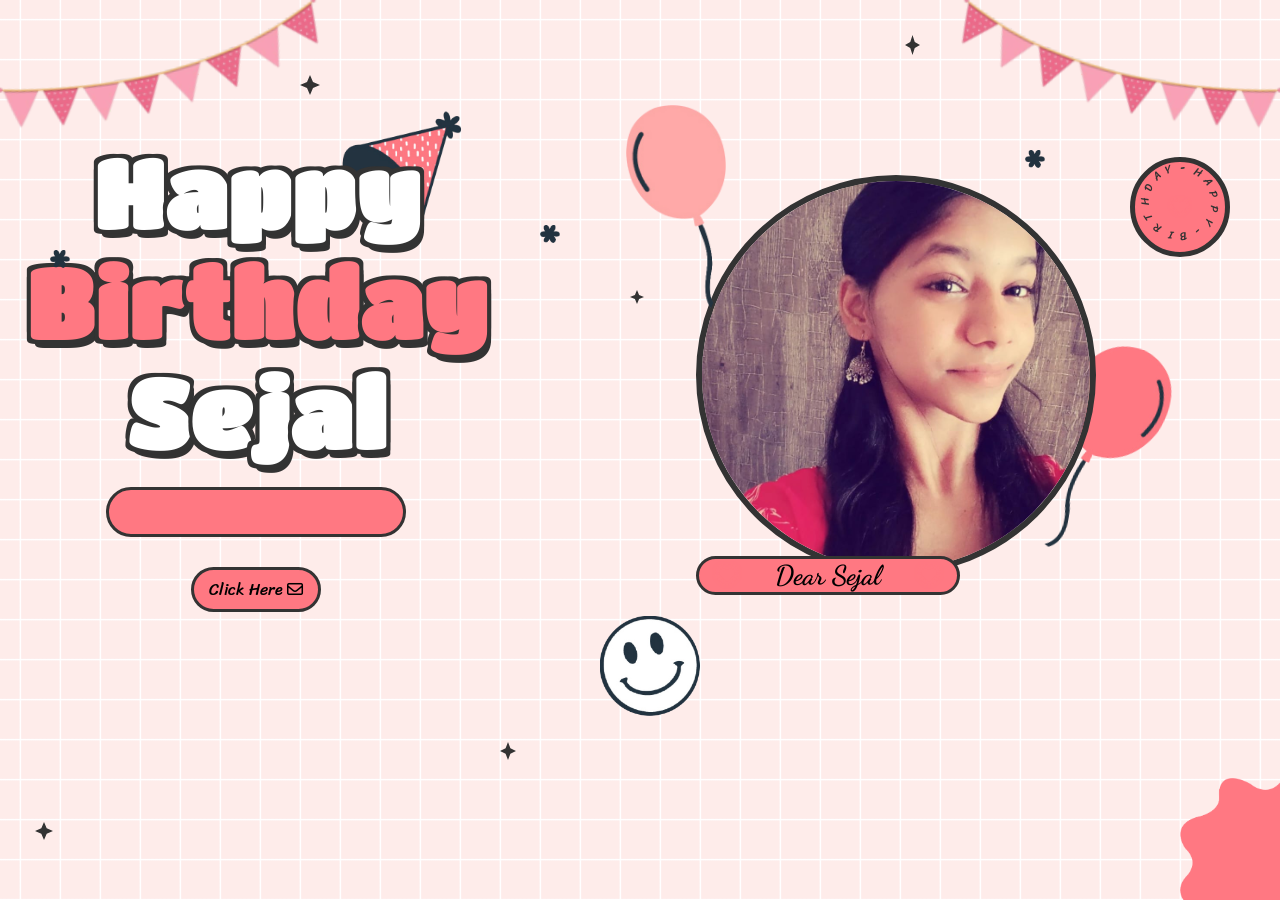
<file: index.html>
<!DOCTYPE html>
<html lang="en">

<head>
    <meta charset="UTF-8">
    <meta name="viewport" content="width=device-width, initial-scale=1.0">
    <meta name="title" content="Happy Birthday Sejal">
    <title>Happy Birthday Sejal 🎀</title>
    <link rel="stylesheet" href="style.css">
    <link rel="stylesheet" href="https://cdnjs.cloudflare.com/ajax/libs/font-awesome/6.5.1/css/all.min.css"
        integrity="sha512-DTOQO9RWCH3ppGqcWaEA1BIZOC6xxalwEsw9c2QQeAIftl+Vegovlnee1c9QX4TctnWMn13TZye+giMm8e2LwA=="
        crossorigin="anonymous" referrerpolicy="no-referrer" />
    <link
        href="https://fonts.googleapis.com/css2?family=Dancing+Script:wght@500;700&family=Poppins:wght@400;500;600&display=swap"
        rel="stylesheet">
    <script src="https://code.jquery.com/jquery-3.7.1.min.js"
        integrity="sha256-/JqT3SQfawRcv/BIHPThkBvs0OEvtFFmqPF/lYI/Cxo=" crossorigin="anonymous"></script>
</head>

<body>
    <div id="wrapper">
        <div class="flag__birthday">
            <img src="./images/1.png" alt="" width="350" class="flag__left">
            <img src="./images/1.png" alt="" width="350" class="flag__right">
        </div>
        <div class="content">
            <div class="left">
                <div class="title">
                    <h1 class="happy">
                        <span style="--t: 4s;">H</span>
                        <span style="--t: 4.2s;">a</span>
                        <span style="--t: 4.4s;">p</span>
                        <span style="--t: 4.6s;">p</span>
                        <span style="--t: 4.8s;">y</span>
                    </h1>
                    <h1 class="birthday">
                        <span style="--t: 5s;">B</span>
                        <span style="--t: 5.2s;">i</span>
                        <span style="--t: 5.4s;">r</span>
                        <span style="--t: 5.6s;">t</span>
                        <span style="--t: 5.8s;">h</span>
                        <span style="--t: 6s;">d</span>
                        <span style="--t: 6.2s;">a</span>
                        <span style="--t: 6.4s;">y</span>
                    </h1>
                    <h1 class="sejal">
                        <span style="--t: 6.6s;">S</span>
                        <span style="--t: 6.8s;">e</span>
                        <span style="--t: 7.0s;">j</span>
                        <span style="--t: 7.2s;">a</span>
                        <span style="--t: 7.4s;">l</span>
                    </h1>
                    <div class="hat">
                        <img src="./images/hat.png" alt="" width="130">
                    </div>
                </div>
                <div class="date__of__birth">
                    <span></span>
                </div>
                <div class="btn">
                    <button id="btn__letter">
                        <div class="mail">
                            Click Here
                            <i class="fa-regular fa-envelope"></i>
                        </div>
                    </button>
                </div>
            </div>
            <div class="right">
                <div class="box__account">
                    <div class="image">
                        <img src="./images/unnamed.jpeg" alt="">
                    </div>
                    <div class="name">
                        <i class="fa-solid fa-heart"></i>
                        <span>Dear Sejal</span>
                        <i class="fa-solid fa-heart"></i>
                    </div>
                    <div class="balloon_one">
                        <img width="100px" src="./images/balloon1.png" alt="">
                    </div>
                    <div class="balloon_two">
                        <img width="100px" src="./images/balloon2.png" alt="">
                    </div>
                </div>
                <div class="cricle">
                    <div class="text__cricle">
                        <span style="--i: 1;">h</span>
                        <span style="--i: 2;">a</span>
                        <span style="--i: 3;">p</span>
                        <span style="--i: 4;">p</span>
                        <span style="--i: 5;">y</span>
                        <span style="--i: 6;">-</span>
                        <span style="--i: 7;">b</span>
                        <span style="--i: 8;">i</span>
                        <span style="--i: 9;">r</span>
                        <span style="--i: 10;">t</span>
                        <span style="--i: 11;">h</span>
                        <span style="--i: 12;">d</span>
                        <span style="--i: 13;">a</span>
                        <span style="--i: 14;">y</span>
                        <span style="--i: 15;">-</span>
                    </div>
                    <i class="fa-solid fa-heart"></i>
                </div>
            </div>
        </div>

        <div class="decorate_star star1" style="--t: 15s;"></div>
        <div class="decorate_star star2" style="--t: 15.2s;"></div>
        <div class="decorate_star star3" style="--t: 15.4s;"></div>
        <div class="decorate_star star4" style="--t: 15.6s;"></div>
        <div class="decorate_star star5" style="--t: 15.8s;"></div>
        <div class="decorate_flower--one" style="--t: 15s;">
            <img width="20" src="./images/decorate_flower.png" alt="">
        </div>
        <div class="decorate_flower--two" style="--t: 15.3s;">
            <img width="20" src="./images/decorate_flower.png" alt="">
        </div>
        <div class="decorate_flower--three" style="--t: 15.6s;">
            <img width="20" src="./images/decorate_flower.png" alt="">
        </div>
        <div class="decorate_bottom">
            <img src="./images/decorate.png" alt="" width="100">
        </div>
        <div class="smiley__icon">
            <img src="./images/smiley_icon.png" alt="" width="100">
        </div>

        <div class="boxMail">
            <i class="fa-solid fa-xmark" id="closeMail"></i>
            <div class="boxMail-container">
                
                <div class="card-stack">
                    
                    <div class="single-page active" id="page1">
                        <div class="page-inner cover-bg">
                            <div class="userImg">
                                <img src="images/unnamed.jpeg" alt="">
                            </div>
                            <h4 class="username">To: Sejal 💖</h4>
                            <h3>Happy Birthday</h3>
                            <img src="cute1.png" alt="" class="cute-img">
                        </div>
                    </div>

                    <div class="single-page" id="page2">
                        <div class="page-inner text-bg">
                            <div class="decor-corner top-left">✨</div>
                            <div class="decor-corner top-right">🎈</div>
                            <p class="type-text" id="t1"></p>
                            <div class="decor-corner bottom-left">💝</div>
                            <div class="decor-corner bottom-right">✨</div>
                        </div>
                    </div>

                    <div class="single-page" id="page3">
                        <div class="page-inner text-bg">
                            <div class="decor-corner top-left">🌸</div>
                            <div class="decor-corner top-right">✨</div>
                            <p class="type-text" id="t2"></p>
                            <div class="decor-corner bottom-left">✨</div>
                            <div class="decor-corner bottom-right">🌸</div>
                        </div>
                    </div>

                    <div class="single-page" id="page4">
                        <div class="page-inner text-bg">
                            <div class="decor-corner top-left">⭐</div>
                            <div class="decor-corner top-right">🎉</div>
                            <p class="type-text" id="t3"></p>
                            <div class="decor-corner bottom-left">🎉</div>
                            <div class="decor-corner bottom-right">⭐</div>
                        </div>
                    </div>
                    
                    <div class="single-page" id="page5">
                        <div class="page-inner text-bg">
                            <div class="decor-corner top-left">🎀</div>
                            <div class="decor-corner top-right">✨</div>
                            <p class="type-text" id="t4"></p>
                            <div class="decor-corner bottom-left">✨</div>
                            <div class="decor-corner bottom-right">🎀</div>
                        </div>
                    </div>  

                    <div class="single-page" id="page6">
                        <div class="page-inner text-bg">
                            <div class="decor-corner top-left">🎁</div>
                            <div class="decor-corner top-right">🥂</div>
                            <p class="type-text" id="t5"></p>
                            <img src="cute2.png" alt="" class="cute-img2" style="margin-top:20px; width:80px;">
                            <div class="decor-corner bottom-left">🥂</div>
                            <div class="decor-corner bottom-right">🎁</div>
                        </div>
                    </div>

                    <div class="single-page" id="page7">
                        <div class="page-inner letter-cta-bg">
                            <div class="decor-corner top-left">💌</div>
                            <div class="decor-corner top-right">✨</div>
                            <div class="letter-cta-icon">
                                <i class="fa-solid fa-envelope-open-text"></i>
                            </div>
                            <h3 class="letter-cta-title">I wrote something for you...</h3>
                            <p class="letter-cta-subtitle">A little letter, straight from the heart 💕</p>
                            <a href="letter.html" class="letter-cta-btn" id="read-letter-btn">
                                <span>Click Here</span>
                                <i class="fa-solid fa-arrow-right"></i>
                            </a>
                            <div class="decor-corner bottom-left">✨</div>
                            <div class="decor-corner bottom-right">💌</div>
                        </div>
                    </div>

                </div>

                <div class="book-nav">
                    <button id="prev-btn"><i class="fa-solid fa-chevron-left"></i></button>
                    <div class="page-indicator"><span id="current-idx">1</span> / 7</div>
                    <button id="next-btn"><i class="fa-solid fa-chevron-right"></i></button>
                </div>
            </div>
        </div>
    </div>

</body>
<script>
    let datetxt = "It's 18th July 🥳";
    let charArrDate = datetxt.split('');
    let currentIndex = 0;
    let date__of__birth = document.querySelector(".date__of__birth span");

    setTimeout(function () {
        let timeDatetxt = setInterval(function () {
            if (currentIndex < charArrDate.length) {
                date__of__birth.textContent += charArrDate[currentIndex];
                currentIndex++;
            } else {
                let i = document.createElement("i");
                i.className = "fa-solid fa-star"
                document.querySelector(".date__of__birth").prepend(i.cloneNode(true))
                document.querySelector(".date__of__birth").appendChild(i.cloneNode(true))
                clearInterval(timeDatetxt)
            }
        }, 100)
    }, 12000)

    let mailBox = document.querySelector('.mail')
    let btnLetter = document.getElementById('btn__letter')
    let boxmail = document.querySelector('.boxMail')
    let closeMailBtn = document.getElementById('closeMail')

    btnLetter.onclick = function (e) {
        e.stopPropagation();
        mailBox.classList.toggle('active')
        boxmail.classList.add('active')
    }

    closeMailBtn.addEventListener('click', function () {
        boxmail.classList.remove('active')
    })

    const prevBtn = document.querySelector('#prev-btn');
    const nextBtn = document.querySelector('#next-btn');
    const pages = document.querySelectorAll('.single-page');
    const indicator = document.querySelector('#current-idx');
    
    let currentPage = 1;
    const totalPages = 7;

    const pageTexts = {
        t1: "Happy 15th Birthday Sejal ❤️🎂🎉🫶🏻✨",
        t2: "More than two and a half years ago, I never imagined that a simple \"Jevan Jhala ka?\" 🍛😂 on Instagram would become one of the most important conversations of my life ❤️.<br><br>Looking back now, it's funny how such a small beginning became such a huge part of my life ✨🤍",
        t3: "You're one of those rare people who genuinely care ❤️. You ask how someone's day was, whether they ate food, how football coaching went — not because you have to, but because that's who you are 🤍.<br><br>Those small things mean everything ✨",
        t4: "After my parents, you're one of the biggest reasons I've kept believing in myself during some of my lowest moments 🥹❤️.<br><br>You believed in me even when I struggled to believe in myself 🤍✨",
        t5: "Thank you for coming into my life ❤️🥹🤍<br><br>You're genuinely the best friend I've ever had. Happy 15th Birthday once again Sejal! ❤️🎂🎉🫶🏻✨"
    };

    function smoothType(elementId, textString) {
        const el = document.getElementById(elementId);
        if(!el) return;
        el.innerHTML = "";

        let html = "";
        let delay = 0;
        
        let parts = textString.split(/(<br><br>)/g);
        
        parts.forEach(part => {
            if(part === "<br><br>") {
                html += "<br><br>";
            } else {
                let words = part.split(" ");
                words.forEach((word, wordIndex) => {
                    html += `<span class="word-wrap">`;
                    
                    let charArray = [...word]; 
                    for (let i = 0; i < charArray.length; i++) {
                        html += `<span class="smooth-letter" style="transition-delay: ${delay}ms;">${charArray[i]}</span>`;
                        delay += 45; 
                    }
                    html += `</span>`;
                    
                    if(wordIndex < words.length - 1) {
                        html += `<span class="smooth-letter space" style="transition-delay: ${delay}ms;"> </span>`;
                        delay += 45;
                    }
                });
            }
        });

        el.innerHTML = html;

        setTimeout(() => {
            el.querySelectorAll('.smooth-letter').forEach(span => {
                span.classList.add('visible');
            });
        }, 50);
    }

    function updatePages() {
        pages.forEach((page) => {
            page.classList.remove('active');
            let textElem = page.querySelector('.type-text');
            if(textElem) textElem.innerHTML = "";
        });

        pages[currentPage - 1].classList.add('active');
        indicator.textContent = currentPage;

        if(currentPage === 2) smoothType('t1', pageTexts.t1);
        if(currentPage === 3) smoothType('t2', pageTexts.t2);
        if(currentPage === 4) smoothType('t3', pageTexts.t3);
        if(currentPage === 5) smoothType('t4', pageTexts.t4);
        if(currentPage === 6) smoothType('t5', pageTexts.t5);
    }

    nextBtn.addEventListener("click", () => {
        if(currentPage < totalPages) {
            currentPage++;
            updatePages();
        }
    });

    prevBtn.addEventListener("click", () => {
        if(currentPage > 1) {
            currentPage--;
            updatePages();
        }
    });
</script>

</html>
</file>
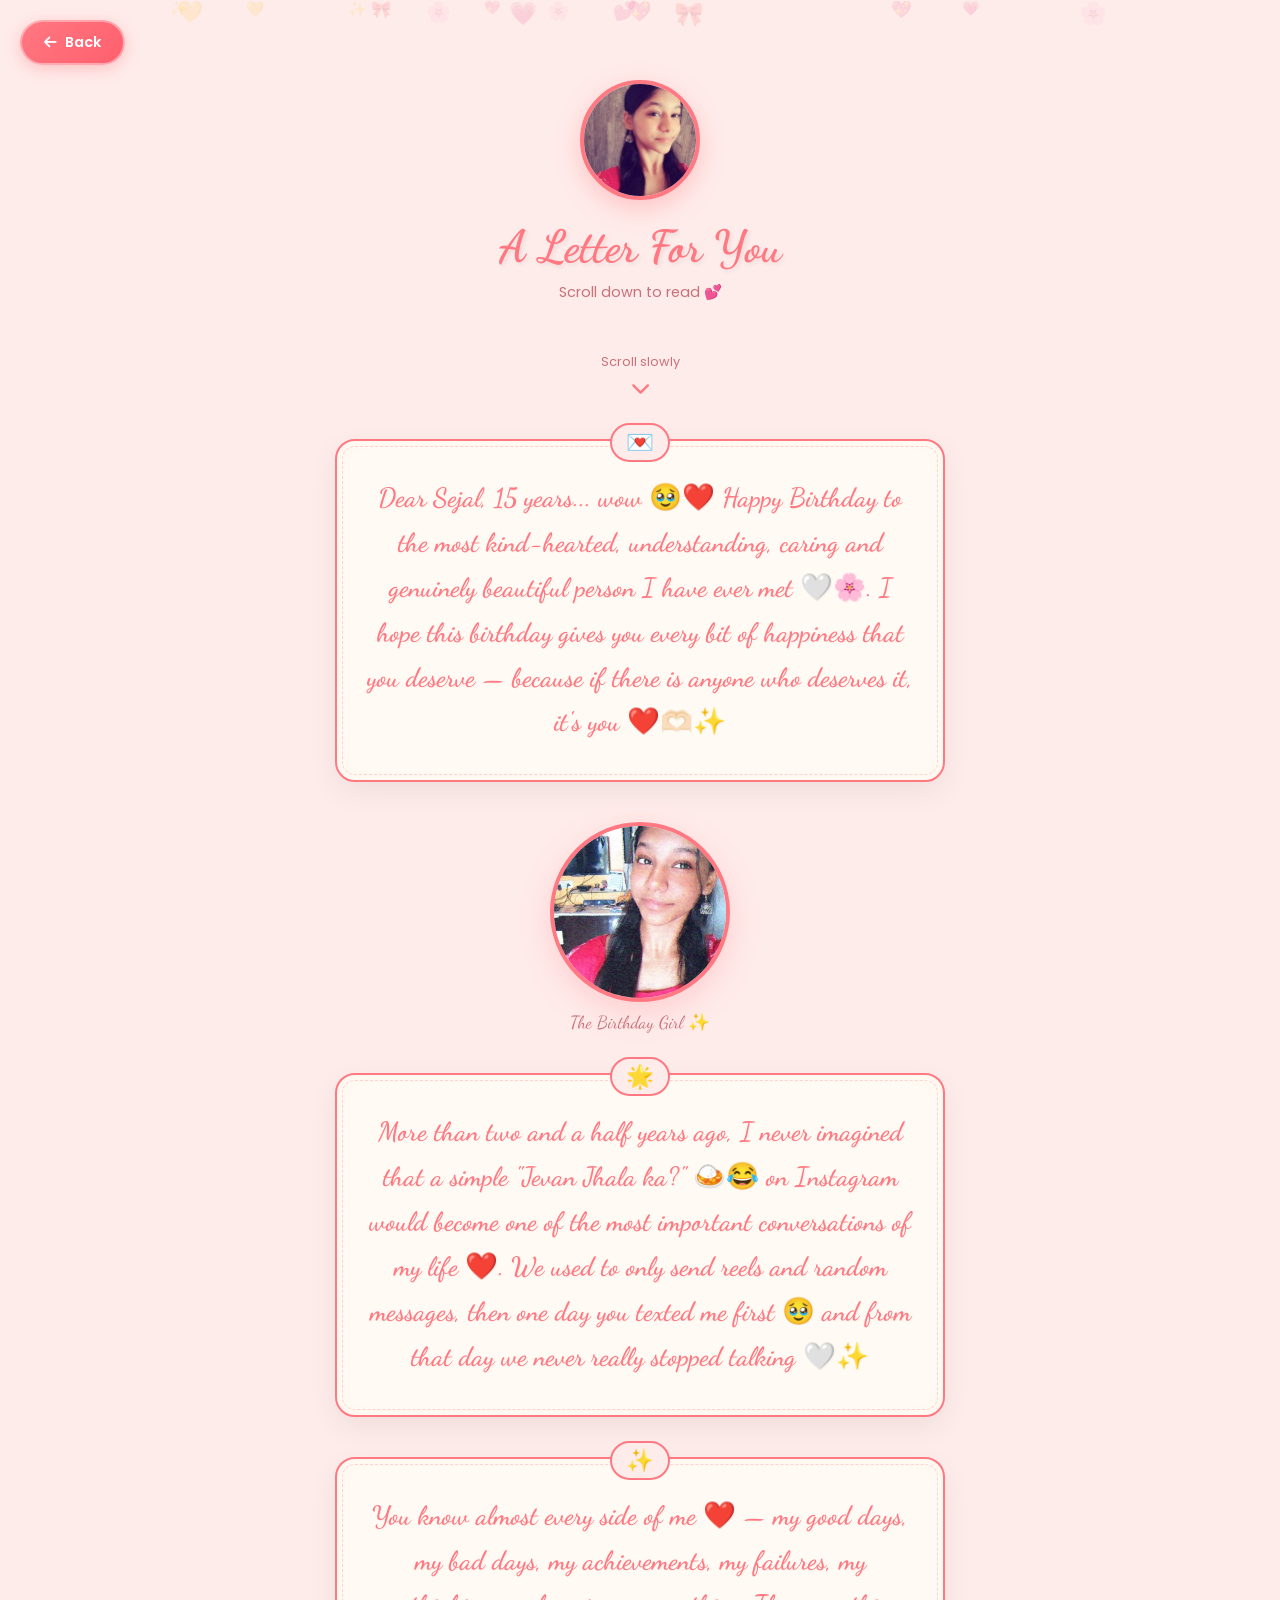
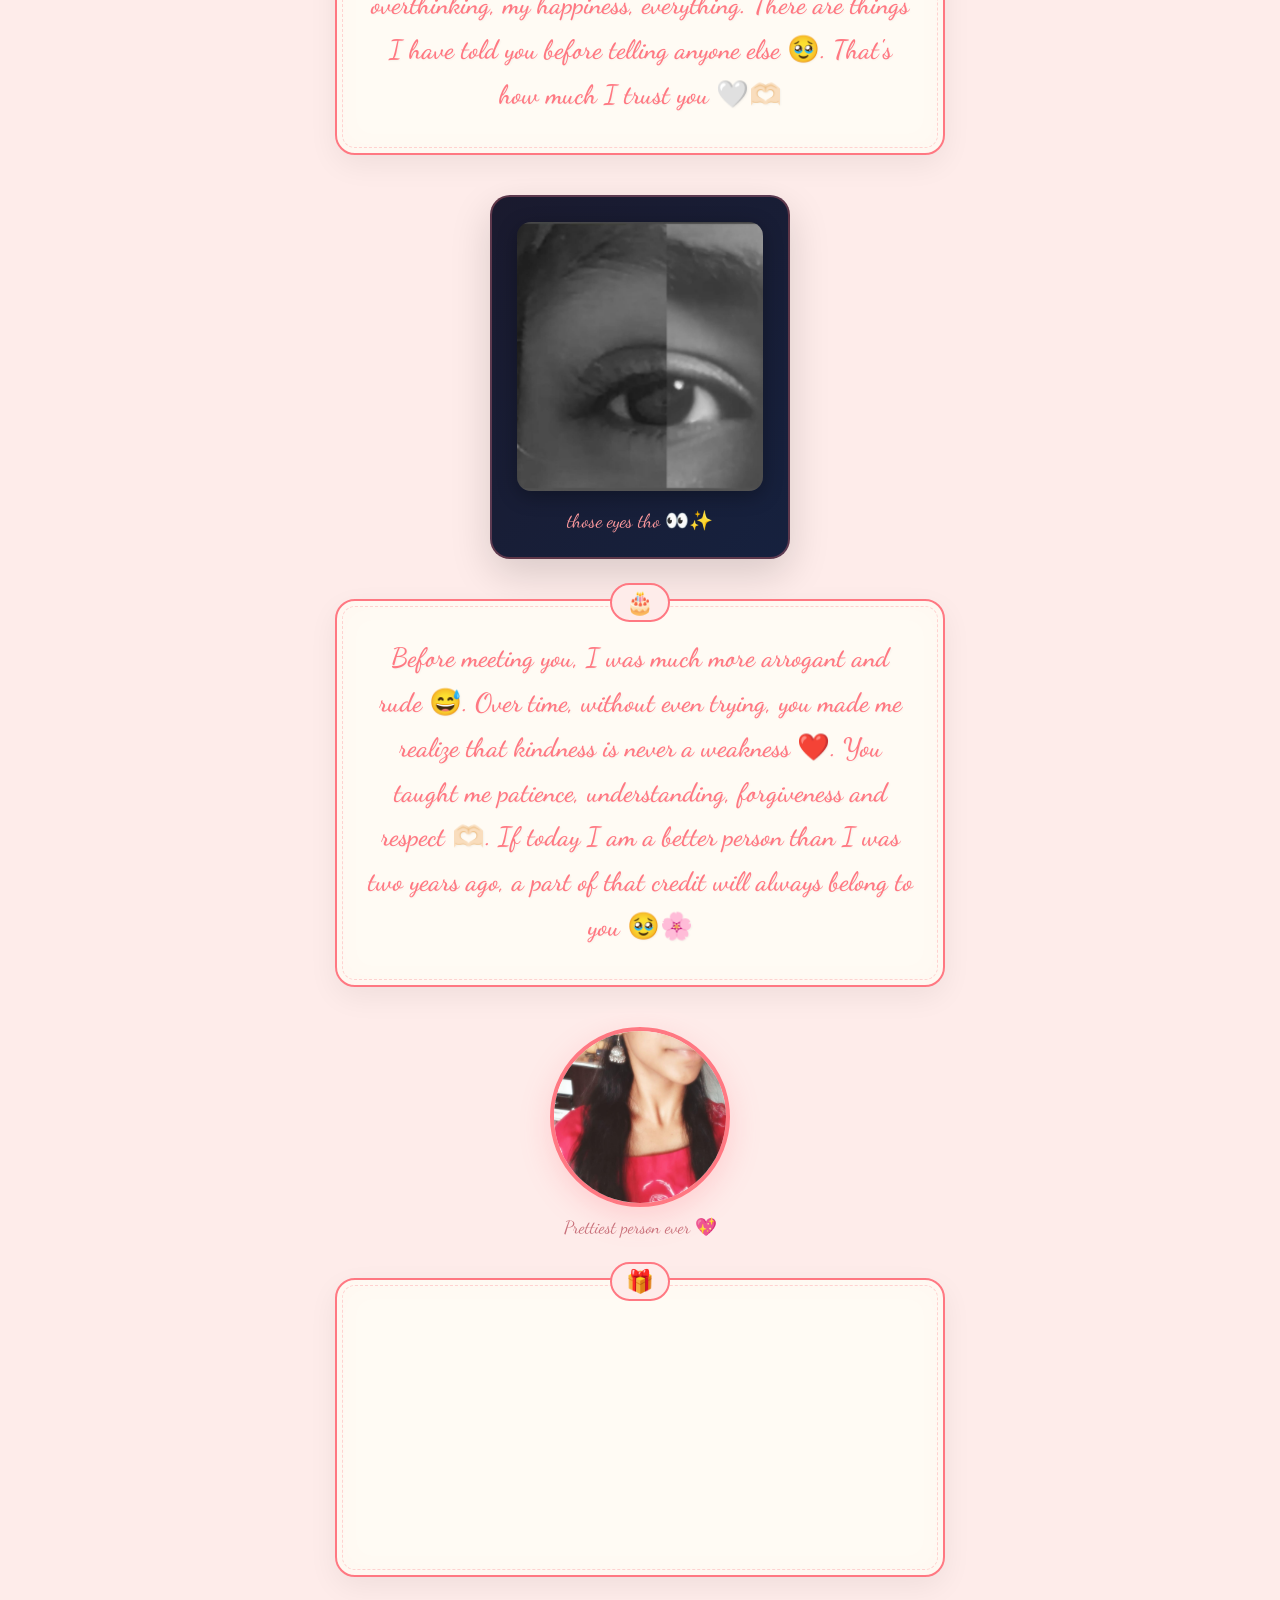
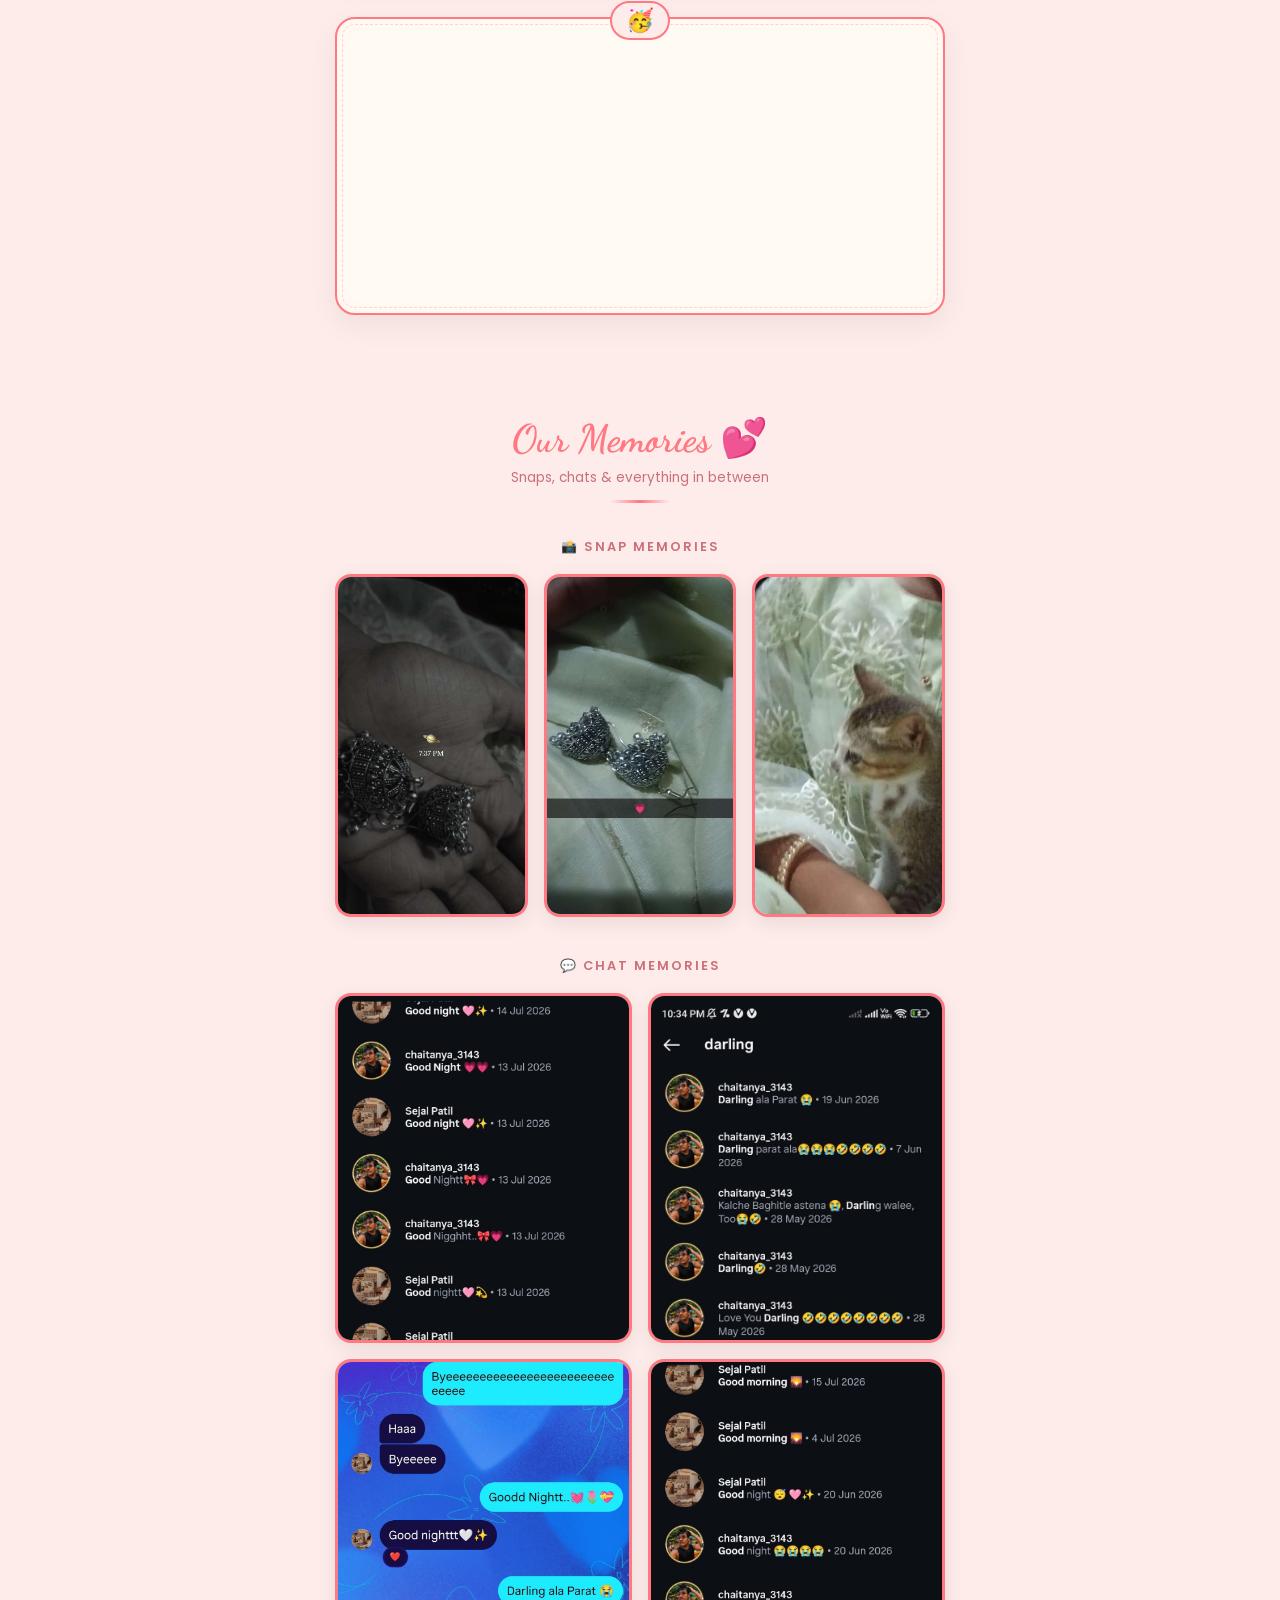
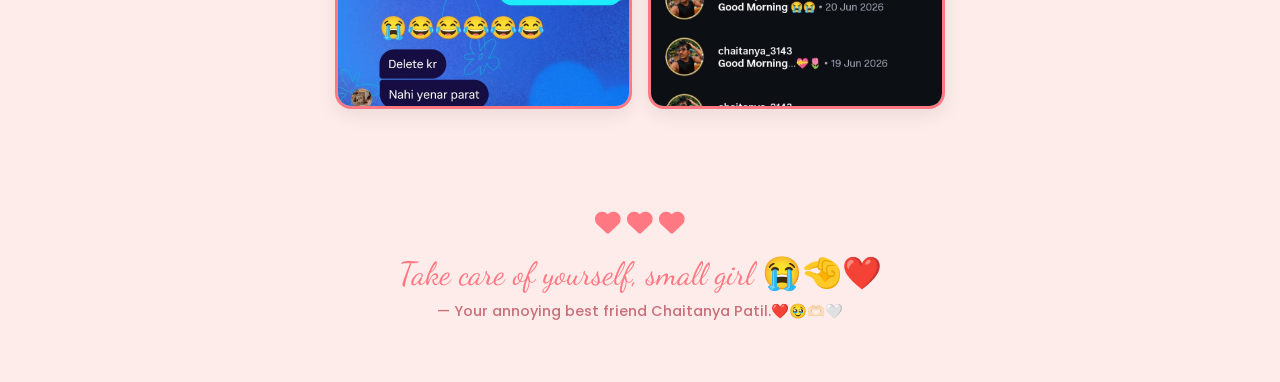
<file: letter.html>
<!DOCTYPE html>
<html lang="en">

<head>
    <meta charset="UTF-8">
    <meta name="viewport" content="width=device-width, initial-scale=1.0">
    <meta name="title" content="A Letter For You - Happy Birthday Sejal">
    <meta name="description" content="A heartfelt birthday letter for Sejal">
    <title>A Letter For You 💌</title>
    <link rel="stylesheet" href="https://cdnjs.cloudflare.com/ajax/libs/font-awesome/6.5.1/css/all.min.css"
        integrity="sha512-DTOQO9RWCH3ppGqcWaEA1BIZOC6xxalwEsw9c2QQeAIftl+Vegovlnee1c9QX4TctnWMn13TZye+giMm8e2LwA=="
        crossorigin="anonymous" referrerpolicy="no-referrer" />
    <link
        href="https://fonts.googleapis.com/css2?family=Dancing+Script:wght@500;700&family=Poppins:wght@400;500;600&display=swap"
        rel="stylesheet">
    <style>
        @import url('https://fonts.googleapis.com/css2?family=Coiny&family=Titan+One&display=swap');
        @import url('https://fonts.googleapis.com/css2?family=Nerko+One&family=Sriracha&display=swap');

        * {
            padding: 0;
            margin: 0;
            box-sizing: border-box;
        }

        :root {
            --color-pink: #feecea;
            --color-white: #fff;
            --color-black: #333;
            --color-text-pink: #FF7882;
            --color-heart: #FF7882;
            --color-bg-letter: #fffbf4;
            --color-border: #DACCBF;
        }

        html {
            scroll-behavior: smooth;
        }

        body {
            font-size: 16px;
            margin: 0;
            padding: 0;
            min-height: 100vh;
            background-color: transparent;
            background-image:
                linear-gradient(var(--color-pink), var(--color-pink)),
                linear-gradient(0deg, transparent 24%,
                    rgba(255, 255, 255, 1) 25%, rgba(255, 255, 255, 1) 26%,
                    transparent 27%, transparent 74%,
                    rgba(255, 255, 255, 1) 75%, rgba(255, 255, 255, 1) 76%,
                    transparent 77%, transparent),
                linear-gradient(90deg, transparent 24%,
                    rgba(255, 255, 255, 1) 25%, rgba(255, 255, 255, 1) 26%,
                    transparent 27%, transparent 74%,
                    rgba(255, 255, 255, 1) 75%, rgba(255, 255, 255, 1) 76%,
                    transparent 77%, transparent);
            background-size: 100%, 80px 80px, 80px 80px;
            overflow-x: hidden;
        }

        /* ========== BACK BUTTON ========== */
        .back-btn {
            position: fixed;
            top: 20px;
            left: 20px;
            z-index: 1000;
            display: inline-flex;
            align-items: center;
            gap: 8px;
            padding: 10px 22px;
            background: linear-gradient(135deg, #FF7882, #ff5f6d);
            color: white;
            font-family: 'Poppins', sans-serif;
            font-size: 0.9rem;
            font-weight: 600;
            border-radius: 50px;
            text-decoration: none;
            border: 2px solid rgba(255,255,255,0.4);
            box-shadow: 0 4px 15px rgba(255, 95, 109, 0.3);
            transition: all 0.3s ease;
            backdrop-filter: blur(10px);
        }

        .back-btn:hover {
            transform: scale(1.05) translateX(-3px);
            box-shadow: 0 6px 20px rgba(255, 95, 109, 0.45);
        }

        /* ========== HEADER ========== */
        .letter-header {
            text-align: center;
            padding: 80px 20px 40px;
            opacity: 0;
            transform: translateY(30px);
            animation: fadeInDown 1s 0.3s forwards ease-out;
        }

        @keyframes fadeInDown {
            to {
                opacity: 1;
                transform: translateY(0);
            }
        }

        .letter-header .header-photo {
            width: 120px;
            height: 120px;
            border-radius: 50%;
            overflow: hidden;
            margin: 0 auto 20px;
            border: 4px solid var(--color-text-pink);
            box-shadow: 0 8px 25px rgba(255, 120, 130, 0.35);
        }

        .letter-header .header-photo img {
            width: 100%;
            height: 100%;
            object-fit: cover;
            object-position: center 20%;
        }

        .letter-header h1 {
            font-family: 'Dancing Script', cursive;
            font-size: 2.8rem;
            color: var(--color-text-pink);
            text-shadow: 2px 2px 4px rgba(0, 0, 0, 0.08);
            margin-bottom: 8px;
        }

        .letter-header .subtitle {
            font-family: 'Poppins', sans-serif;
            font-size: 0.9rem;
            color: #c9707a;
            font-weight: 400;
        }

        /* ========== SCROLL INDICATOR ========== */
        .scroll-indicator {
            text-align: center;
            padding: 10px 0 40px;
            opacity: 0;
            animation: fadeInDown 1s 1s forwards;
        }

        .scroll-indicator span {
            font-family: 'Poppins', sans-serif;
            font-size: 0.8rem;
            color: #c9707a;
            display: block;
            margin-bottom: 8px;
        }

        .scroll-indicator i {
            color: var(--color-text-pink);
            font-size: 1.2rem;
            animation: bounceDown 1.5s ease-in-out infinite;
        }

        @keyframes bounceDown {
            0%, 100% { transform: translateY(0); }
            50% { transform: translateY(8px); }
        }

        /* ========== LETTER CONTAINER ========== */
        .letter-container {
            max-width: 650px;
            margin: 0 auto;
            padding: 0 20px 40px;
        }

        /* ========== LETTER PARAGRAPHS ========== */
        .letter-paragraph {
            background: var(--color-bg-letter);
            border: 2px solid var(--color-text-pink);
            border-radius: 20px;
            padding: 35px 30px;
            margin-bottom: 40px;
            position: relative;
            box-shadow:
                inset 0 0 30px rgba(255, 120, 130, 0.04),
                0 10px 30px rgba(0, 0, 0, 0.06);
            outline: 1px dashed rgba(255, 120, 130, 0.3);
            outline-offset: -8px;

            /* Initially hidden */
            opacity: 0;
            transform: translateY(60px) scale(0.95);
            transition: opacity 0.8s cubic-bezier(0.25, 0.46, 0.45, 0.94),
                        transform 0.8s cubic-bezier(0.25, 0.46, 0.45, 0.94);
        }

        .letter-paragraph.visible {
            opacity: 1;
            transform: translateY(0) scale(1);
        }

        .letter-paragraph .para-emoji {
            position: absolute;
            top: -18px;
            left: 50%;
            transform: translateX(-50%);
            background: var(--color-pink);
            padding: 4px 14px;
            border-radius: 50px;
            font-size: 1.4rem;
            border: 2px solid var(--color-text-pink);
        }

        .letter-paragraph .letter-text {
            font-family: 'Dancing Script', cursive;
            font-size: 1.65rem;
            line-height: 1.7;
            color: var(--color-text-pink);
            font-weight: 600;
            text-align: center;
            text-shadow: 1px 1px 2px rgba(0, 0, 0, 0.04);
        }

        /* Individual word reveal within paragraphs */
        .letter-word {
            display: inline-block;
            opacity: 0;
            transform: translateY(15px);
            transition: opacity 0.5s ease, transform 0.5s ease;
        }

        .letter-word.word-visible {
            opacity: 1;
            transform: translateY(0);
        }

        /* ========== INLINE PHOTO (between paragraphs) ========== */
        .letter-photo {
            display: flex;
            justify-content: center;
            align-items: center;
            margin-bottom: 40px;
            opacity: 0;
            transform: translateY(50px) scale(0.9);
            transition: opacity 0.8s ease, transform 0.8s ease;
        }

        .letter-photo.visible {
            opacity: 1;
            transform: translateY(0) scale(1);
        }

        .letter-photo .photo-frame {
            position: relative;
            display: inline-block;
        }

        .letter-photo .photo-circle {
            width: 180px;
            height: 180px;
            border-radius: 50%;
            overflow: hidden;
            border: 4px solid var(--color-text-pink);
            box-shadow: 0 10px 30px rgba(255, 120, 130, 0.25);
        }

        .letter-photo .photo-circle img {
            width: 100%;
            height: 100%;
            object-fit: cover;
            object-position: center 20%;
        }

        .letter-photo .photo-label {
            display: block;
            text-align: center;
            font-family: 'Dancing Script', cursive;
            font-size: 1.1rem;
            color: #c9707a;
            margin-top: 10px;
        }

        /* ========== EYE TREND SPECIAL ========== */
        .eye-trend-section {
            display: flex;
            justify-content: center;
            align-items: center;
            margin-bottom: 40px;
            opacity: 0;
            transform: translateY(50px);
            transition: opacity 0.8s ease, transform 0.8s ease;
        }

        .eye-trend-section.visible {
            opacity: 1;
            transform: translateY(0);
        }

        .eye-trend-card {
            background: linear-gradient(135deg, #1a1a2e, #16213e);
            border-radius: 20px;
            padding: 25px;
            text-align: center;
            border: 2px solid rgba(255, 120, 130, 0.3);
            box-shadow: 0 15px 40px rgba(0, 0, 0, 0.15);
            max-width: 300px;
            width: 100%;
        }

        .eye-trend-card .eye-img {
            width: 100%;
            border-radius: 14px;
            margin-bottom: 14px;
            box-shadow: 0 5px 20px rgba(0, 0, 0, 0.3);
        }

        .eye-trend-card .eye-caption {
            font-family: 'Dancing Script', cursive;
            font-size: 1.2rem;
            color: #ff9a9e;
        }

        /* ========== MEMORIES SECTION ========== */
        .memories-section {
            max-width: 650px;
            margin: 0 auto;
            padding: 20px 20px 40px;
        }

        .memories-title {
            text-align: center;
            margin-bottom: 35px;
            opacity: 0;
            transform: translateY(40px);
            transition: opacity 0.8s ease, transform 0.8s ease;
        }

        .memories-title.visible {
            opacity: 1;
            transform: translateY(0);
        }

        .memories-title h2 {
            font-family: 'Dancing Script', cursive;
            font-size: 2.4rem;
            color: var(--color-text-pink);
            margin-bottom: 6px;
        }

        .memories-title p {
            font-family: 'Poppins', sans-serif;
            font-size: 0.85rem;
            color: #c9707a;
        }

        .memories-title .title-line {
            width: 60px;
            height: 3px;
            background: linear-gradient(90deg, transparent, var(--color-text-pink), transparent);
            margin: 12px auto 0;
            border-radius: 2px;
        }

        /* --- Snap memories row --- */
        .memories-subtitle {
            font-family: 'Poppins', sans-serif;
            font-size: 0.8rem;
            font-weight: 600;
            color: #c9707a;
            text-transform: uppercase;
            letter-spacing: 2px;
            text-align: center;
            margin-bottom: 18px;
            opacity: 0;
            transform: translateY(30px);
            transition: opacity 0.6s ease, transform 0.6s ease;
        }

        .memories-subtitle.visible {
            opacity: 1;
            transform: translateY(0);
        }

        .memories-grid {
            display: grid;
            gap: 16px;
            margin-bottom: 40px;
        }

        .memories-grid.snaps-grid {
            grid-template-columns: repeat(3, 1fr);
        }

        .memories-grid.chats-grid {
            grid-template-columns: repeat(2, 1fr);
        }

        .memory-card {
            border-radius: 16px;
            overflow: hidden;
            border: 3px solid var(--color-text-pink);
            box-shadow: 0 6px 20px rgba(0, 0, 0, 0.08);
            background: white;
            opacity: 0;
            transform: translateY(40px) scale(0.92);
            transition: opacity 0.6s ease, transform 0.6s ease, box-shadow 0.3s ease;
        }

        .memory-card.visible {
            opacity: 1;
            transform: translateY(0) scale(1);
        }

        .memory-card:hover {
            box-shadow: 0 10px 30px rgba(255, 120, 130, 0.25);
            transform: translateY(-4px) scale(1.02);
        }

        .memory-card img {
            width: 100%;
            height: 100%;
            object-fit: cover;
            display: block;
        }

        .memory-card.snap-card {
            aspect-ratio: 9/16;
        }

        .memory-card.chat-card {
            aspect-ratio: auto;
            max-height: 350px;
        }

        .memory-card.chat-card img {
            object-position: top;
        }

        /* ========== CLOSING SECTION ========== */
        .letter-closing {
            text-align: center;
            padding: 20px 0 60px;
            opacity: 0;
            transform: translateY(40px);
            transition: opacity 0.8s ease, transform 0.8s ease;
        }

        .letter-closing.visible {
            opacity: 1;
            transform: translateY(0);
        }

        .letter-closing .heart-divider {
            font-size: 1.6rem;
            color: var(--color-heart);
            margin-bottom: 15px;
            animation: scaleHeart 1s infinite linear;
        }

        @keyframes scaleHeart {
            50% { transform: scale(1.2); }
        }

        .letter-closing .sign-off {
            font-family: 'Dancing Script', cursive;
            font-size: 2rem;
            color: var(--color-text-pink);
            margin-bottom: 8px;
        }

        .letter-closing .sign-name {
            font-family: 'Poppins', sans-serif;
            font-size: 0.9rem;
            color: #c9707a;
            font-weight: 500;
        }

        /* ========== FLOATING DECORATIONS ========== */
        .floating-hearts {
            position: fixed;
            top: 0;
            left: 0;
            width: 100%;
            height: 100%;
            pointer-events: none;
            z-index: 0;
            overflow: hidden;
        }

        .floating-heart {
            position: absolute;
            font-size: 1rem;
            opacity: 0.15;
            animation: floatUp linear infinite;
        }

        @keyframes floatUp {
            0% {
                transform: translateY(100vh) rotate(0deg);
                opacity: 0;
            }
            10% {
                opacity: 0.15;
            }
            90% {
                opacity: 0.15;
            }
            100% {
                transform: translateY(-10vh) rotate(360deg);
                opacity: 0;
            }
        }

        /* ========== PROGRESS BAR ========== */
        .progress-bar {
            position: fixed;
            top: 0;
            left: 0;
            width: 0%;
            height: 3px;
            background: linear-gradient(90deg, #FF7882, #ff5f6d, #ff9a9e);
            z-index: 999;
            transition: width 0.1s linear;
        }

        /* ========== RESPONSIVE ========== */
        @media screen and (max-width: 658px) {
            .letter-header {
                padding: 70px 15px 30px;
            }

            .letter-header h1 {
                font-size: 2.2rem;
            }

            .letter-header .header-photo {
                width: 100px;
                height: 100px;
            }

            .letter-paragraph {
                padding: 30px 22px;
                margin-bottom: 32px;
                border-radius: 16px;
            }

            .letter-paragraph .letter-text {
                font-size: 1.4rem;
                line-height: 1.55;
            }

            .back-btn {
                top: 14px;
                left: 14px;
                padding: 8px 16px;
                font-size: 0.8rem;
            }

            .letter-container {
                padding: 0 14px 30px;
            }

            .letter-photo .photo-circle {
                width: 140px;
                height: 140px;
            }

            .letter-photo .photo-label {
                font-size: 1rem;
            }

            .eye-trend-card {
                max-width: 250px;
                padding: 18px;
            }

            .eye-trend-card .eye-caption {
                font-size: 1.05rem;
            }

            .memories-section {
                padding: 10px 14px 30px;
            }

            .memories-title h2 {
                font-size: 2rem;
            }

            .memories-grid.snaps-grid {
                grid-template-columns: repeat(3, 1fr);
                gap: 10px;
            }

            .memories-grid.chats-grid {
                grid-template-columns: repeat(2, 1fr);
                gap: 10px;
            }

            .memory-card {
                border-width: 2px;
                border-radius: 12px;
            }

            .memory-card.chat-card {
                max-height: 280px;
            }

            .letter-closing .sign-off {
                font-size: 1.7rem;
            }
        }

        @media screen and (max-width: 380px) {
            .letter-paragraph {
                padding: 25px 16px;
            }

            .letter-paragraph .letter-text {
                font-size: 1.25rem;
                line-height: 1.5;
            }

            .letter-photo .photo-circle {
                width: 120px;
                height: 120px;
            }

            .memories-grid.chats-grid {
                grid-template-columns: 1fr;
            }

            .memory-card.chat-card {
                max-height: 300px;
            }
        }
    </style>
</head>

<body>
    <!-- Progress bar -->
    <div class="progress-bar" id="progressBar"></div>

    <!-- Back button -->
    <a href="index.html" class="back-btn" id="back-btn">
        <i class="fa-solid fa-arrow-left"></i>
        <span>Back</span>
    </a>

    <!-- Floating hearts background -->
    <div class="floating-hearts" id="floatingHearts"></div>

    <!-- Header with her photo -->
    <div class="letter-header">
        <div class="header-photo">
            <img src="images/unnamed.jpeg" alt="Sejal">
        </div>
        <h1>A Letter For You</h1>
        <p class="subtitle">Scroll down to read 💕</p>
    </div>

    <!-- Scroll indicator -->
    <div class="scroll-indicator" id="scrollIndicator">
        <span>Scroll slowly</span>
        <i class="fa-solid fa-chevron-down"></i>
    </div>

    <!-- Letter Content -->
    <div class="letter-container" id="letterContainer">

        <div class="letter-paragraph" data-delay="0">
            <div class="para-emoji">💌</div>
            <p class="letter-text">
                Dear Sejal, 15 years... wow 🥹❤️ Happy Birthday to the most kind-hearted, understanding, caring and genuinely beautiful person I have ever met 🤍🌸. I hope this birthday gives you every bit of happiness that you deserve — because if there is anyone who deserves it, it's you ❤️🫶🏻✨
            </p>
        </div>

        <!-- Her photo 1 -->
        <div class="letter-photo reveal-item">
            <div class="photo-frame">
                <div class="photo-circle">
                    <img src="images/image_her1.jpeg" alt="Sejal">
                </div>
                <span class="photo-label">The Birthday Girl ✨</span>
            </div>
        </div>

        <div class="letter-paragraph" data-delay="100">
            <div class="para-emoji">🌟</div>
            <p class="letter-text">
                More than two and a half years ago, I never imagined that a simple "Jevan Jhala ka?" 🍛😂 on Instagram would become one of the most important conversations of my life ❤️. We used to only send reels and random messages, then one day you texted me first 🥹 and from that day we never really stopped talking 🤍✨
            </p>
        </div>

        <div class="letter-paragraph" data-delay="200">
            <div class="para-emoji">✨</div>
            <p class="letter-text">
                You know almost every side of me ❤️ — my good days, my bad days, my achievements, my failures, my overthinking, my happiness, everything. There are things I have told you before telling anyone else 🥹. That's how much I trust you 🤍🫶🏻
            </p>
        </div>

        <!-- Eye trend -->
        <div class="eye-trend-section reveal-item">
            <div class="eye-trend-card">
                <img src="images/eye_trend.jpeg" alt="Eye Trend" class="eye-img">
                <p class="eye-caption">those eyes tho 👀✨</p>
            </div>
        </div>

        <div class="letter-paragraph" data-delay="300">
            <div class="para-emoji">🎂</div>
            <p class="letter-text">
                Before meeting you, I was much more arrogant and rude 😅. Over time, without even trying, you made me realize that kindness is never a weakness ❤️. You taught me patience, understanding, forgiveness and respect 🫶🏻. If today I am a better person than I was two years ago, a part of that credit will always belong to you 🥹🌸
            </p>
        </div>

        <!-- Her photo 2 -->
        <div class="letter-photo reveal-item">
            <div class="photo-frame">
                <div class="photo-circle">
                    <img src="images/image_her2.jpeg" alt="Sejal" style="object-position: center 30%;">
                </div>
                <span class="photo-label">Prettiest person ever 💖</span>
            </div>
        </div>

        <div class="letter-paragraph" data-delay="400">
            <div class="para-emoji">🎁</div>
            <p class="letter-text">
                I'm so proud of everything you've achieved already 🏆❤️. Watching you perform Mallakhamb 🤸🏻‍♀️, seeing you win competitions 🥇, seeing how dedicated you are towards your dreams — it genuinely makes me proud 🥹. I know you'll achieve great things in life 🤍✨
            </p>
        </div>

        <div class="letter-paragraph" data-delay="500">
            <div class="para-emoji">🥳</div>
            <p class="letter-text">
                May you always smile like you do today 😊❤️. May you achieve every dream you've ever dreamt of ✨🏅. May your parents always feel proud of you ❤️. And please... never lose the kindness that makes you, you 🤍. Happy 15th Birthday once again Sejal ❤️🎂🎉🫶🏻✨
            </p>
        </div>

    </div>

    <!-- ========== MEMORIES SECTION ========== -->
    <div class="memories-section" id="memoriesSection">

        <div class="memories-title reveal-item">
            <h2>Our Memories 💕</h2>
            <p>Snaps, chats & everything in between</p>
            <div class="title-line"></div>
        </div>

        <!-- Snaps -->
        <p class="memories-subtitle reveal-item">📸 Snap Memories</p>
        <div class="memories-grid snaps-grid">
            <div class="memory-card snap-card reveal-item">
                <img src="images/snap1.jpeg" alt="Snap memory">
            </div>
            <div class="memory-card snap-card reveal-item">
                <img src="images/snap2.jpeg" alt="Snap memory">
            </div>
            <div class="memory-card snap-card reveal-item">
                <img src="images/snap3.jpeg" alt="Snap memory">
            </div>
        </div>

        <!-- Chats -->
        <p class="memories-subtitle reveal-item">💬 Chat Memories</p>
        <div class="memories-grid chats-grid">
            <div class="memory-card chat-card reveal-item">
                <img src="images/chat1.jpeg" alt="Chat memory">
            </div>
            <div class="memory-card chat-card reveal-item">
                <img src="images/chat2.jpeg" alt="Chat memory">
            </div>
            <div class="memory-card chat-card reveal-item">
                <img src="images/chat3.jpeg" alt="Chat memory">
            </div>
            <div class="memory-card chat-card reveal-item">
                <img src="images/chat4.jpeg" alt="Chat memory">
            </div>
        </div>

    </div>

    <!-- Closing -->
    <div class="letter-closing" id="letterClosing">
        <div class="heart-divider">
            <i class="fa-solid fa-heart"></i>
            <i class="fa-solid fa-heart"></i>
            <i class="fa-solid fa-heart"></i>
        </div>
        <p class="sign-off">Take care of yourself, small girl 😭🤏❤️</p>
        <p class="sign-name">— Your annoying best friend Chaitanya Patil.❤️🥹🫶🏻🤍</p>
    </div>

    <script>
        // ============ FLOATING HEARTS ============
        const heartsContainer = document.getElementById('floatingHearts');
        const heartEmojis = ['💗', '💖', '💕', '💛', '🌸', '✨', '🎀'];

        for (let i = 0; i < 15; i++) {
            const heart = document.createElement('div');
            heart.classList.add('floating-heart');
            heart.textContent = heartEmojis[Math.floor(Math.random() * heartEmojis.length)];
            heart.style.left = Math.random() * 100 + '%';
            heart.style.animationDuration = (12 + Math.random() * 18) + 's';
            heart.style.animationDelay = (Math.random() * 10) + 's';
            heart.style.fontSize = (0.7 + Math.random() * 0.8) + 'rem';
            heartsContainer.appendChild(heart);
        }

        // ============ PROGRESS BAR ============
        const progressBar = document.getElementById('progressBar');

        window.addEventListener('scroll', () => {
            const scrollTop = window.scrollY;
            const docHeight = document.documentElement.scrollHeight - window.innerHeight;
            const scrollPercent = docHeight > 0 ? (scrollTop / docHeight) * 100 : 0;
            progressBar.style.width = scrollPercent + '%';
        });

        // ============ SCROLL REVEAL: PARAGRAPHS ============
        const paragraphs = document.querySelectorAll('.letter-paragraph');
        const closing = document.getElementById('letterClosing');
        const scrollIndicator = document.getElementById('scrollIndicator');

        function wrapWordsInSpans(paragraph) {
            const textEl = paragraph.querySelector('.letter-text');
            if (!textEl || textEl.dataset.wrapped) return;

            const text = textEl.innerHTML;
            const words = text.split(/(\s+)/);
            let html = '';
            let wordIndex = 0;

            words.forEach(word => {
                const trimmed = word.trim();
                if (trimmed === '') {
                    html += word;
                } else {
                    html += `<span class="letter-word" style="transition-delay: ${wordIndex * 60}ms">${word}</span>`;
                    wordIndex++;
                }
            });

            textEl.innerHTML = html;
            textEl.dataset.wrapped = 'true';
        }

        function revealWords(paragraph) {
            const words = paragraph.querySelectorAll('.letter-word');
            words.forEach(word => {
                word.classList.add('word-visible');
            });
        }

        // Wrap all words on load
        paragraphs.forEach(wrapWordsInSpans);

        // ============ UNIFIED INTERSECTION OBSERVER ============
        const revealObserverOptions = {
            root: null,
            rootMargin: '0px 0px -60px 0px',
            threshold: 0.1
        };

        const revealObserver = new IntersectionObserver((entries) => {
            entries.forEach(entry => {
                if (entry.isIntersecting) {
                    const el = entry.target;
                    const delay = parseInt(el.dataset.delay) || 0;

                    setTimeout(() => {
                        el.classList.add('visible');

                        // If it's a letter paragraph, reveal words
                        if (el.classList.contains('letter-paragraph')) {
                            setTimeout(() => revealWords(el), 300);
                        }
                    }, delay);

                    revealObserver.unobserve(el);
                }
            });
        }, revealObserverOptions);

        // Observe letter paragraphs
        paragraphs.forEach(para => revealObserver.observe(para));

        // Observe all generic reveal items (photos, eye trend, memories, etc.)
        document.querySelectorAll('.reveal-item').forEach(item => {
            revealObserver.observe(item);
        });

        // Observe closing section
        revealObserver.observe(closing);

        // Hide scroll indicator after first scroll
        let hasScrolled = false;
        window.addEventListener('scroll', () => {
            if (!hasScrolled && window.scrollY > 50) {
                hasScrolled = true;
                scrollIndicator.style.opacity = '0';
                scrollIndicator.style.transition = 'opacity 0.5s ease';
            }
        });
    </script>
</body>

</html>
</file>
<file: style.css>
@import url('https://fonts.googleapis.com/css2?family=Coiny&family=Titan+One&display=swap');
@import url('https://fonts.googleapis.com/css2?family=Nerko+One&family=Sriracha&display=swap');
@import url('https://fonts.googleapis.com/css2?family=Dancing+Script:wght@500;700&family=Poppins:wght@400;500;600&display=swap');

* {
    padding: 0;
    margin: 0;
    box-sizing: border-box;
}

:root {
    --color-pink: #feecea;
    --color-white: #fff;
    --color-black: #333;
    --color-text-pink: #FF7882;
    --color-heart: #FF7882;
    --color-bg-letter: #fffbf4;
    --color-border: #DACCBF;
    --color-premium-text: #FF7882;
}

html { height: 100%; }

body {
    position: relative;
    font-size: 16px;
    margin: 0;
    padding: 0;
    height: 100%;
    background-image: linear-gradient(var(--color-pink), var(--color-pink));
}

#wrapper {
    position: relative;
    background-color: transparent;
    background-image: linear-gradient(0deg, transparent 24%, rgba(255, 255, 255, 1) 25%, rgba(255, 255, 255, 1) 26%, transparent 27%, transparent 74%, rgba(255, 255, 255, 1) 75%, rgba(255, 255, 255, 1) 76%, transparent 77%, transparent), linear-gradient(90deg, transparent 24%, rgba(255, 255, 255, 1) 25%, rgba(255, 255, 255, 1) 26%, transparent 27%, transparent 74%, rgba(255, 255, 255, 1) 75%, rgba(255, 255, 255, 1) 76%, transparent 77%, transparent);
    height: 100%;
    background-size: 80px 80px;
    overflow: hidden;
    z-index: 1;
}

.flag__birthday {
    display: flex;
    justify-content: space-between;
    transform: translateY(-200px);
    animation: translateYFlag 1.5s 2s forwards;
    pointer-events: none;
}

@keyframes translateYFlag { to { transform: translateY(-10px); } }
.flag__birthday .flag__left { transform: rotate(-10deg) translate(-20px, 30px); }
.flag__birthday .flag__right { transform: rotate(10deg) translate(20px, 30px) scaleX(-1); }

.content { width: 100%; position: relative; display: flex; padding-top: 3rem; }
.content .left, .content .right { position: relative; display: flex; flex-direction: column; justify-content: center; align-items: center; }
.content .left { width: 40%; }
.content .right { width: 60%; }

.left .btn { transform: scale(0); animation: scaleCricle 2s 16s forwards ease-in-out; position: relative; z-index: 6000000; pointer-events: auto; }

#btn__letter {
    position: relative; margin-top: 30px; background-color: var(--color-text-pink); outline: none; padding: 5px 15px; font-size: 1rem; border-radius: 50px; border: 3px solid var(--color-black); font-family: "Sriracha", cursive; display: flex; align-items: center; justify-content: center; cursor: pointer; z-index: 6000001; transform: scale(1); transition: all .5s ease-in-out; pointer-events: auto; touch-action: manipulation; -webkit-tap-highlight-color: transparent;
}

#btn__letter:hover {
    transform: scale(1.08);
    box-shadow: 0 6px 20px rgba(255, 120, 130, 0.4);
}

@keyframes rotateHeart { 0%, 50%, 100% { transform: rotate(0deg); } 25% { transform: rotate(12deg); } 75% { transform: rotate(-12deg); } }

.title { position: relative; width: 100%; display: flex; justify-content: center; font-family: "Titan One", sans-serif; font-size: 3rem; flex-direction: column; perspective: 1000px; }
.title .happy, .title .birthday, .title .sejal { position: relative; text-shadow: 4px 4px var(--color-black), -4px 4px var(--color-black), 4px -4px var(--color-black), -4px -4px var(--color-black), 4px 8px 0 var(--color-black); font-weight: bold; display: flex; justify-content: center; }
.title .happy, .title .sejal { color: var(--color-white); }
.title .happy span, .title .birthday span, .title .sejal span { transform: translateY(50px); opacity: 0; visibility: hidden; animation: txtTranslateY .5s var(--t) forwards; }
@keyframes txtTranslateY { 100%{ transform: translateY(0); opacity: 1; visibility: visible; } }
.title .birthday { color: var(--color-text-pink); }

.title .hat { position: absolute; right: 45px; top: -350px; transform: rotate(-40deg); z-index: -1; animation: topHat 4s 7s forwards ease; }
@keyframes topHat { 20%, 30% { top: -30px; transform-origin: left; transform: rotate(-40deg); } 35%, 100% { top: -30px; transform: rotate(0deg); } }

.date__of__birth, .name { display: flex; justify-content: space-around; align-items: center; background-color: var(--color-text-pink); border-radius: 50px; margin-top: 20px; font-family: "Sriracha", cursive; }
.date__of__birth { border: 3px solid var(--color-black); position: relative; transform: translateY(-100px); z-index: -1; opacity: 0; visibility: hidden; width: 0px; animation: dateOfBirth 5s 9s forwards; }
@keyframes dateOfBirth { 20%, 40% { width: 0px; height: 0; transform: translateY(0px); opacity: 1; visibility: visible; } 45% { transform: translateY(0px); opacity: 1; visibility: visible; width: 300px; height: 0px; } 50%, 100% { transform: translateY(0px); opacity: 1; visibility: visible; width: 300px; height: 50px; } }
.name { position: absolute; padding: 0px 20px; bottom: -20px; border: 3px solid var(--color-black); font-family: 'Dancing Script', cursive; white-space: nowrap; flex-wrap: nowrap; }
.date__of__birth span, .name span { font-weight: bold; margin: 0px 40px; }
.date__of__birth span { font-size: 1.2rem; }
.name span { font-size: 1.7rem; }

.right .box__account { position: relative; transform: translateY(700px); animation: topBoxImage 8s 7s forwards ease-in; }
@keyframes topBoxImage { to { transform: translateY(0); } }
.content .right .image { position: relative; width: 400px; height: 400px; border-radius: 50%; overflow: hidden; display: flex; align-items: center; border: 6px solid var(--color-black); }
.content .right .image img { width: 100%; height: 100%; object-fit: cover; object-position: center 20%; }
.cricle { position: absolute; top: 20px; right: 50px; display: flex; justify-content: center; align-items: center; transform: scale(0); animation: scaleCricle 3s 15s forwards ease-in-out; pointer-events: none; }
@keyframes scaleCricle { 0% { transform: scale(0); } 10% { transform: scale(1.3); } 20% { transform: scale(0.7); } 30%, 100% { transform: scale(1); } }
.text__cricle { width: 100px; height: 100px; background-color: var(--color-text-pink); border-radius: 50%; border: 5px solid var(--color-black); display: flex; justify-content: center; align-items: center; animation: rotateCricle 5s linear infinite; }
@keyframes rotateCricle { to { transform: rotate(360deg); } }
.text__cricle span { top: 0%; left: 50%; position: absolute; color: var(--color-black); transform: rotate(calc(var(--i) * 24deg)); transform-origin: 0 45px; font-family: "Sriracha", cursive; text-transform: uppercase; font-size: 0.7rem; }
.fa-heart { color: var(--color-heart); filter: drop-shadow(0 0 3px var(--color-heart)); animation: scaleHeart 1s infinite linear; }
.cricle .fa-heart { position: absolute; transform: scale(0.85); }
@keyframes scaleHeart { 50% { transform: scale(1.2); } }

.right .balloon_one { position: absolute; top: -70px; left: -70px; animation: balloon1 2s infinite linear; pointer-events: none; }
@keyframes balloon1 { 0%, 50%, 100% { transform-origin: bottom right; transform: rotate(0deg); } 25% { transform-origin: bottom right; transform: rotate(3deg); } 75% { transform-origin: bottom right; transform: rotate(-3deg); } }
.right .balloon_two { position: absolute; top: 170px; right: -65px; z-index: -1; transform: rotate(10deg); animation: balloon2 2s infinite linear; pointer-events: none; }

@keyframes balloon2 { 0%, 50%, 100% { transform-origin: bottom left; transform: rotate(10deg); } 25% { transform-origin: bottom left; transform: rotate(7deg); } 75% { transform-origin: bottom left; transform: rotate(13deg); } }

.decorate_star, .decorate_flower--one, .decorate_flower--two, .decorate_flower--three, .smiley__icon, .decorate_bottom {
    z-index: 5000000;
    pointer-events: none;
}
.decorate_star { position: absolute; transform: scale(0); background-color: var(--color-black); clip-path: polygon(0 50%, 35% 35%, 50% 0, 65% 35%, 100% 50%, 65% 65%, 50% 100%, 35% 65%); animation: scaleCricle 3s var(--t) forwards, scaleStar 2s 16s infinite ease-in-out; }
.decorate_star.star1 { width: 20px; height: 20px; top: 75px; left: 300px; }
.decorate_star.star2 { width: 15px; height: 20px; top: 35px; right: 360px; }
.decorate_star.star3 { width: 14px; height: 14px; top: 290px; left: 630px; }
.decorate_star.star4 { width: 18px; height: 18px; bottom: 60px; left: 35px; }
.decorate_star.star5 { width: 16px; height: 18px; bottom: 140px; left: 500px; }
@keyframes scaleStar { 25% { transform: scale(0.8); } 50% { transform: scale(1.1); } }
.decorate_bottom { position: absolute; right: 0; bottom: -10px; }
.decorate_flower--one { position: absolute; top: 250px; left: 50px; transform: scale(0); animation: scaleCricle 3s var(--t) forwards ease-in-out; }
.decorate_flower--two { position: absolute; top: 225px; left: 540px; transform: scale(0); animation: scaleCricle 3s var(--t) forwards ease-in-out; }
.decorate_flower--three { position: absolute; top: 150px; right: 235px; transform: scale(0); animation: scaleCricle 3s var(--t) forwards ease-in-out; }
.smiley__icon { position: absolute; bottom: 180px; left: 600px; transform: scale(0); animation: scaleCricle 3s 15s forwards ease-in-out; }

/* ==================================================== */
/* ----------- SINGLE PAGE CARD DESIGN ------------ */
/* ==================================================== */

.boxMail {
    position: fixed;
    background: rgba(0, 0, 0, 0.75);
    width: 100%;
    height: 100%;
    opacity: 0;
    top: 0;
    left: 0;
    display: flex;
    justify-content: center;
    align-items: center;
    transform: scale(0.3);
    visibility: hidden;
    pointer-events: none;
    transition: all 0.5s cubic-bezier(0.34, 1.56, 0.64, 1);
    z-index: 100000000;
}

.boxMail.active {
    opacity: 1;
    visibility: visible;
    transform: scale(1);
    pointer-events: auto;
}

.boxMail .fa-xmark {
    position: fixed;
    top: 0;
    right: 0;
    font-size: 32px;
    padding: 15px 25px;
    cursor: pointer;
    color: white;
    transition: transform 0.3s ease;
    z-index: 10000000000000000;
}
.boxMail .fa-xmark:hover {
    transform: rotate(90deg) scale(1.1);
}

.boxMail-container {
    position: relative;
    width: 600px;
    height: 550px;
    display: flex;
    flex-direction: column;
    align-items: center;
}

.card-stack {
    position: relative;
    width: 100%;
    height: 100%;
}

.single-page {
    position: absolute;
    width: 100%;
    height: 100%;
    top: 0;
    left: 0;
    opacity: 0;
    visibility: hidden;
    transform: translateY(30px) scale(0.92);
    transition: all 0.6s cubic-bezier(0.4, 0, 0.2, 1);
    z-index: 1;
}

.single-page.active {
    opacity: 1;
    visibility: visible;
    transform: translateY(0) scale(1);
    z-index: 5;
}

.page-inner {
    width: 100%;
    height: 100%;
    border-radius: 24px;
    box-shadow: 0 20px 45px rgba(0,0,0,0.4);
    padding: 45px;
    display: flex;
    flex-direction: column;
    justify-content: center;
    align-items: center;
    text-align: center;
    position: relative;
    overflow: visible;
}

.cover-bg {
    background: linear-gradient(135deg, #FF7882 0%, #ff9a9e 100%);
    color: white;
    border: 4px solid #fff;
    outline: 2px solid #FF7882;
}

.text-bg {
    background-color: var(--color-bg-letter);
    border: 2px solid #FF7882;
    box-shadow: inset 0 0 40px rgba(255, 120, 130, 0.05), 0 20px 45px rgba(0,0,0,0.3);
    outline: 1px dashed #FF7882;
    outline-offset: -10px;
}

.decor-corner {
    position: absolute;
    font-size: 1.2rem;
    opacity: 0.6;
    user-select: none;
}
.decor-corner.top-left { top: 20px; left: 20px; }
.decor-corner.top-right { top: 20px; right: 20px; }
.decor-corner.bottom-left { bottom: 20px; left: 20px; }
.decor-corner.bottom-right { bottom: 20px; right: 20px; }

.userImg {
    position: relative;
    width: 110px;
    height: 110px;
    background-color: white;
    border-radius: 50%;
    overflow: hidden;
    border: 3px solid white;
    margin-bottom: 25px;
    box-shadow: 0 8px 20px rgba(0,0,0,0.15);
}

.userImg img {
    position: absolute;
    object-fit: cover;
    object-position: center 20%;
    width: 100%;
    height: 100%;
}

.cover-bg h4 {
    font-family: 'Poppins', sans-serif;
    font-size: 1.2rem;
    font-weight: 500;
    margin-bottom: 8px;
    letter-spacing: 1px;
}

.cover-bg h3 {
    font-family: 'Dancing Script', cursive;
    font-size: 60px;
    text-transform: uppercase;
    text-shadow: 0 3px 10px rgba(0,0,0,0.15);
    margin-bottom: 20px;
}

.type-text {
    font-family: 'Dancing Script', cursive;
    color: var(--color-premium-text);
    font-size: 2.2rem;
    line-height: 1.5;
    font-weight: bold;
    width: 100%;
    text-shadow: 1px 1px 2px rgba(0,0,0,0.05);
}

.word-wrap {
    display: inline-block;
    white-space: nowrap;
}

.smooth-letter {
    opacity: 0;
    transform: translateY(8px);
    display: inline-block;
    transition: opacity 0.5s cubic-bezier(0.25, 0.46, 0.45, 0.94),
                transform 0.5s cubic-bezier(0.25, 0.46, 0.45, 0.94);
}

.smooth-letter.space {
    white-space: pre;
}

.smooth-letter.visible {
    opacity: 1;
    transform: translateY(0);
}

.cute-img {
    width: 130px;
    animation: floatCute 3s infinite ease-in-out;
}

.cute-img2 {
    animation: floatCute 4s infinite ease-in-out;
}

@keyframes floatCute {
    0%, 100% { transform: translateY(0); }
    50% { transform: translateY(-12px); }
}

.book-nav {
    position: absolute;
    bottom: -85px;
    display: flex;
    align-items: center;
    gap: 25px;
    background: rgba(255, 255, 255, 0.1);
    padding: 6px 16px;
    border-radius: 40px;
    backdrop-filter: blur(5px);
    border: 1px solid rgba(255,255,255,0.2);
}

.page-indicator {
    font-family: 'Poppins', sans-serif;
    color: white;
    font-weight: 600;
    font-size: 1.05rem;
    letter-spacing: 1px;
}

.book-nav button {
    background: white;
    color: #FF7882;
    border: none;
    border-radius: 50%;
    width: 52px;
    height: 52px;
    font-size: 20px;
    cursor: pointer;
    transition: all 0.3s cubic-bezier(0.25, 0.8, 0.25, 1);
    box-shadow: 0 6px 15px rgba(0,0,0,0.25);
    display: flex;
    justify-content: center;
    align-items: center;
}

.book-nav button:hover {
    background: #FF7882;
    color: white;
    transform: scale(1.08) translateY(-2px);
    box-shadow: 0 8px 20px rgba(255, 120, 130, 0.4);
}
.book-nav button:active {
    transform: scale(0.95);
}

@media screen and (max-width: 900px) {
    .content {
        flex-direction: column;
        align-items: center;
        padding-top: 1rem;
    }
    .content .left { width: 100%; }
    .content .right { width: 100%; margin-top: 20px; }
    .content .right .image { width: 280px; height: 280px; }
    .title { font-size: 2.2rem; }
    .flag__birthday img { width: 200px; }
    .cricle { top: 10px; right: 20px; }
    .text__cricle { width: 80px; height: 80px; }
    .text__cricle span { font-size: 0.55rem; transform-origin: 0 36px; }
    .right .balloon_one { top: -50px; left: -40px; }
    .right .balloon_one img { width: 70px; }
    .right .balloon_two { top: 130px; right: -40px; }
    .right .balloon_two img { width: 70px; }
    .decorate_star.star1 { left: 30px; top: 60px; }
    .decorate_star.star2 { right: 30px; top: 30px; }
    .decorate_star.star3 { top: 200px; left: 80%; }
    .decorate_star.star5 { left: 60%; }
    .decorate_flower--two { left: 80%; }
    .decorate_flower--three { right: 30px; }
    .smiley__icon { left: auto; right: 20px; bottom: 100px; }
    .smiley__icon img { width: 60px; }
}

@media screen and (max-width: 658px) {
    #wrapper { overflow-y: auto; }
    .content {
        flex-direction: column;
        align-items: center;
        padding-top: 0.5rem;
        min-height: auto;
    }
    .content .left { width: 100%; padding: 0 10px; }
    .content .right { width: 100%; margin-top: 15px; padding-bottom: 30px; }
    .content .right .image { width: 220px; height: 220px; border-width: 4px; }
    .title { font-size: 1.8rem; }
    .title .hat { right: 15px; }
    .title .hat img { width: 80px; }
    @keyframes topHat { 20%, 30% { top: -20px; transform-origin: left; transform: rotate(-40deg); } 35%, 100% { top: -20px; transform: rotate(0deg); } }
    .flag__birthday img { width: 150px; }
    .flag__birthday .flag__left { transform: rotate(-10deg) translate(-10px, 15px); }
    .flag__birthday .flag__right { transform: rotate(10deg) translate(10px, 15px) scaleX(-1); }
    .date__of__birth { width: auto !important; }
    @keyframes dateOfBirth { 20%, 40% { width: 0px; height: 0; transform: translateY(0px); opacity: 1; visibility: visible; } 45% { transform: translateY(0px); opacity: 1; visibility: visible; width: 240px; height: 0px; } 50%, 100% { transform: translateY(0px); opacity: 1; visibility: visible; width: 240px; height: 45px; } }
    .date__of__birth span { font-size: 1rem; margin: 0 30px; }
    #btn__letter { font-size: 0.85rem; padding: 4px 12px; margin-top: 20px; }
    .cricle { top: 5px; right: 10px; }
    .text__cricle { width: 65px; height: 65px; }
    .text__cricle span { font-size: 0.45rem; transform-origin: 0 30px; }
    .right .balloon_one { top: -40px; left: -25px; }
    .right .balloon_one img { width: 55px; }
    .right .balloon_two { top: 100px; right: -25px; }
    .right .balloon_two img { width: 55px; }
    .name span { font-size: 1.3rem; }
    .decorate_star.star1 { left: 20px; }
    .decorate_star.star3 { left: auto; right: 20px; top: 180px; }
    .decorate_star.star5 { left: 50%; bottom: 80px; }
    .decorate_flower--one { top: 180px; left: 15px; }
    .decorate_flower--two { top: 180px; left: auto; right: 15px; }
    .decorate_flower--three { right: 15px; top: 100px; }
    .smiley__icon { display: none; }
    .decorate_bottom img { width: 60px; }

    /* Card stack mobile */
    .boxMail-container { width: 92vw; height: 75vh; }
    .page-inner { padding: 30px 20px; }
    .type-text { font-size: 1.6rem; line-height: 1.4; }
    .cover-bg h3 { font-size: 40px; }
    .cover-bg h4 { font-size: 1rem; }
    .userImg { width: 85px; height: 85px; margin-bottom: 18px; }
    .cute-img { width: 90px; }
    .book-nav { bottom: -75px; gap: 18px; }
    .book-nav button { width: 42px; height: 42px; font-size: 15px; }
    .page-indicator { font-size: 0.9rem; }

    /* Letter CTA card mobile */
    .letter-cta-icon { width: 70px; height: 70px; margin-bottom: 18px; }
    .letter-cta-icon i { font-size: 1.8rem; }
    .letter-cta-title { font-size: 1.6rem; }
    .letter-cta-subtitle { font-size: 0.85rem; margin-bottom: 22px; }
    .letter-cta-btn { padding: 12px 28px; font-size: 0.95rem; }
}

@media screen and (max-width: 380px) {
    .content .right .image { width: 180px; height: 180px; }
    .title { font-size: 1.5rem; }
    .flag__birthday img { width: 120px; }
    .type-text { font-size: 1.4rem; }
    .cover-bg h3 { font-size: 32px; }
    .letter-cta-title { font-size: 1.4rem; }
    .letter-cta-btn { padding: 10px 22px; font-size: 0.85rem; }
}

/* ==================================================== */
/* ----------- LETTER CTA CARD (Page 7) ------------ */
/* ==================================================== */

.letter-cta-bg {
    background: linear-gradient(135deg, #fff5f5 0%, #ffe0e6 40%, #ffd1dc 100%);
    border: 2px solid #FF7882;
    outline: 1px dashed #ffb6c1;
    outline-offset: -10px;
}

.letter-cta-icon {
    width: 90px;
    height: 90px;
    border-radius: 50%;
    background: linear-gradient(135deg, #FF7882, #ff9a9e);
    display: flex;
    justify-content: center;
    align-items: center;
    margin-bottom: 24px;
    box-shadow: 0 8px 30px rgba(255, 120, 130, 0.35);
    animation: floatEnvelope 3s ease-in-out infinite;
}

.letter-cta-icon i {
    font-size: 2.4rem;
    color: white;
    filter: drop-shadow(0 2px 4px rgba(0,0,0,0.15));
}

@keyframes floatEnvelope {
    0%, 100% { transform: translateY(0) rotate(0deg); }
    25% { transform: translateY(-8px) rotate(2deg); }
    75% { transform: translateY(-4px) rotate(-2deg); }
}

.letter-cta-title {
    font-family: 'Dancing Script', cursive;
    font-size: 2rem;
    color: #FF7882;
    margin-bottom: 10px;
    text-shadow: 1px 1px 2px rgba(0,0,0,0.05);
}

.letter-cta-subtitle {
    font-family: 'Poppins', sans-serif;
    font-size: 0.95rem;
    color: #c9707a;
    margin-bottom: 30px;
    font-weight: 400;
}

.letter-cta-btn {
    display: inline-flex;
    align-items: center;
    gap: 10px;
    padding: 14px 36px;
    background: linear-gradient(135deg, #FF7882, #ff5f6d);
    color: white;
    font-family: 'Poppins', sans-serif;
    font-size: 1.05rem;
    font-weight: 600;
    border-radius: 50px;
    text-decoration: none;
    border: 3px solid rgba(255,255,255,0.4);
    box-shadow: 0 8px 25px rgba(255, 95, 109, 0.35);
    transition: all 0.4s cubic-bezier(0.25, 0.8, 0.25, 1);
    animation: pulseBtn 2.5s ease-in-out infinite;
    cursor: pointer;
    position: relative;
    z-index: 10;
    touch-action: manipulation;
    -webkit-tap-highlight-color: transparent;
}

.letter-cta-btn:hover {
    transform: scale(1.08) translateY(-3px);
    box-shadow: 0 12px 35px rgba(255, 95, 109, 0.5);
    background: linear-gradient(135deg, #ff5f6d, #FF7882);
}

.letter-cta-btn i {
    transition: transform 0.3s ease;
}

.letter-cta-btn:hover i {
    transform: translateX(5px);
}

@keyframes pulseBtn {
    0%, 100% { box-shadow: 0 8px 25px rgba(255, 95, 109, 0.35); }
    50% { box-shadow: 0 8px 35px rgba(255, 95, 109, 0.55), 0 0 0 8px rgba(255, 120, 130, 0.1); }
}
</file>
